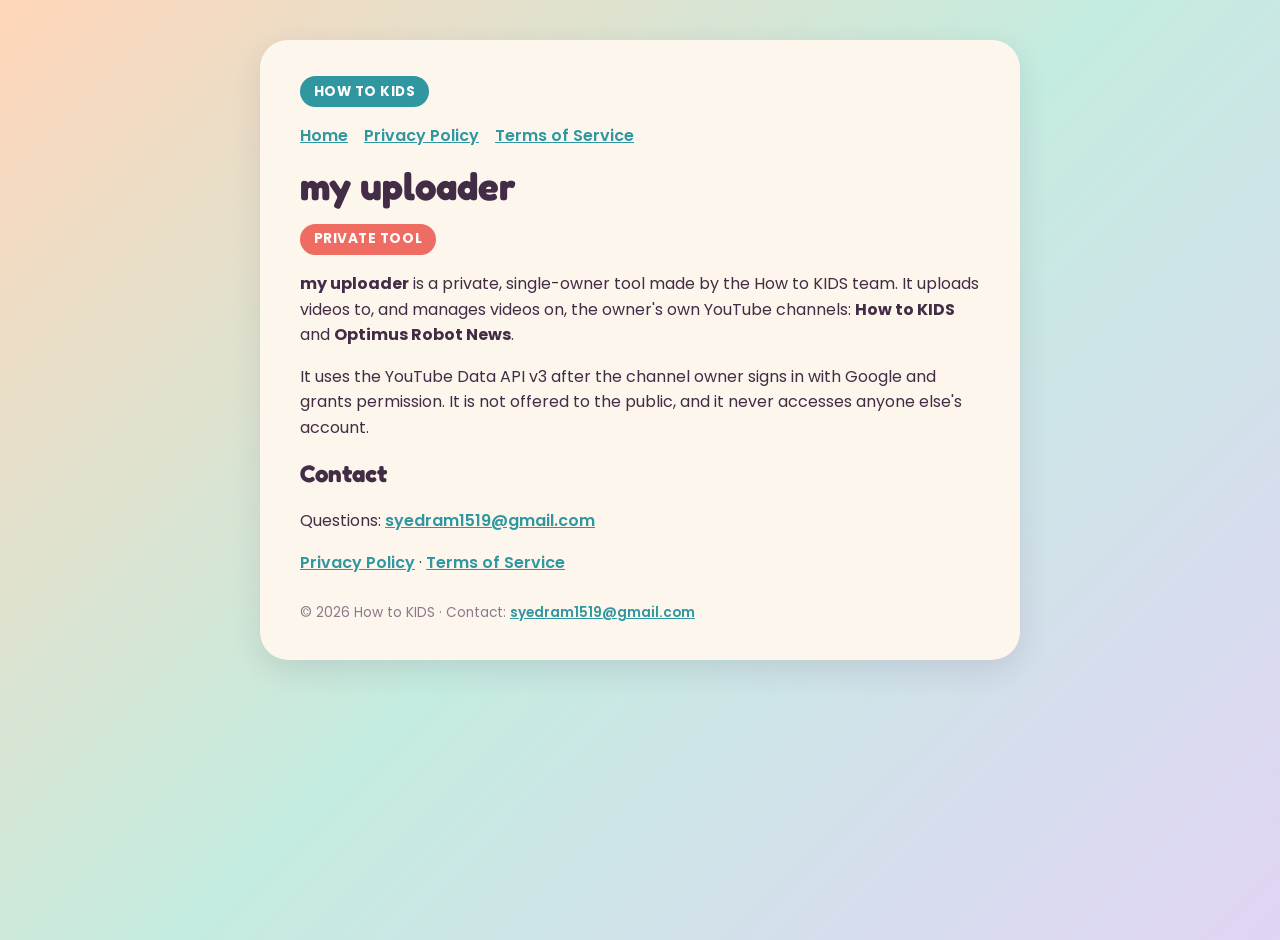
<file: index.html>
<!doctype html><html lang="en"><head><meta charset="utf-8"><meta name="viewport" content="width=device-width,initial-scale=1">
<meta name="google-site-verification" content="mEAulWsclGgNlDBiVhsAZ_HokltKxpitxC1w1E5TMuY" />
<title>my uploader – How to KIDS</title><link rel="stylesheet" href="style.css"></head><body><main>
<span class="tag">HOW TO KIDS</span>
<nav style="margin-top:1em"><a href="index.html">Home</a><a href="privacy.html">Privacy Policy</a><a href="terms.html">Terms of Service</a></nav>
<h1>my uploader</h1><span class="pill">PRIVATE TOOL</span>
<p><strong>my uploader</strong> is a private, single-owner tool made by the How to KIDS team. It uploads videos to, and manages videos on, the owner's own YouTube channels: <strong>How to KIDS</strong> and <strong>Optimus Robot News</strong>.</p>
<p>It uses the YouTube Data API v3 after the channel owner signs in with Google and grants permission. It is not offered to the public, and it never accesses anyone else's account.</p>
<h2>Contact</h2><p>Questions: <a href="mailto:syedram1519@gmail.com">syedram1519@gmail.com</a></p>
<p><a href="privacy.html">Privacy Policy</a> · <a href="terms.html">Terms of Service</a></p>
<footer>© 2026 How to KIDS · Contact: <a href="mailto:syedram1519@gmail.com">syedram1519@gmail.com</a></footer></main></body></html>
</file>
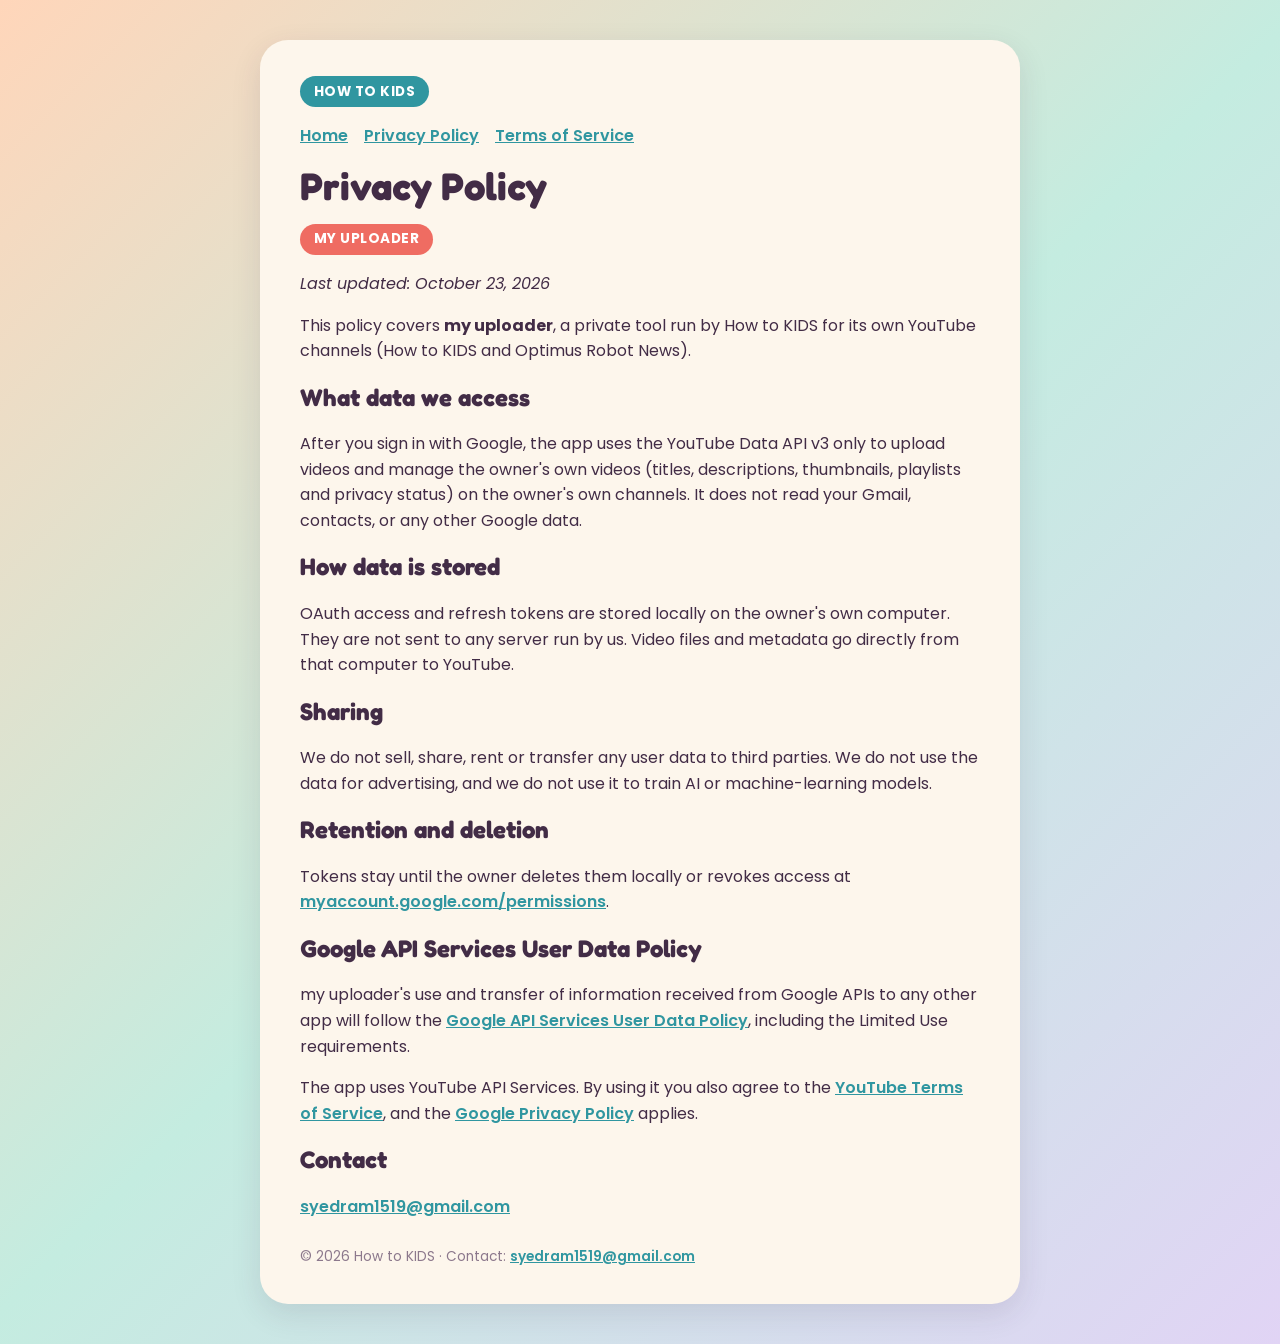
<file: privacy.html>
<!doctype html><html lang="en"><head><meta charset="utf-8"><meta name="viewport" content="width=device-width,initial-scale=1">
<!-- GOOGLE_SITE_VERIFICATION: replace this line with the meta tag from Search Console (URL-prefix property), e.g. <meta name="google-site-verification" content="XXXX"> -->
<title>Privacy Policy – my uploader</title><link rel="stylesheet" href="style.css"></head><body><main>
<span class="tag">HOW TO KIDS</span>
<nav style="margin-top:1em"><a href="index.html">Home</a><a href="privacy.html">Privacy Policy</a><a href="terms.html">Terms of Service</a></nav>
<h1>Privacy Policy</h1><span class="pill">MY UPLOADER</span><p><em>Last updated: October 23, 2026</em></p>
<p>This policy covers <strong>my uploader</strong>, a private tool run by How to KIDS for its own YouTube channels (How to KIDS and Optimus Robot News).</p>
<h2>What data we access</h2><p>After you sign in with Google, the app uses the YouTube Data API v3 only to upload videos and manage the owner's own videos (titles, descriptions, thumbnails, playlists and privacy status) on the owner's own channels. It does not read your Gmail, contacts, or any other Google data.</p>
<h2>How data is stored</h2><p>OAuth access and refresh tokens are stored locally on the owner's own computer. They are not sent to any server run by us. Video files and metadata go directly from that computer to YouTube.</p>
<h2>Sharing</h2><p>We do not sell, share, rent or transfer any user data to third parties. We do not use the data for advertising, and we do not use it to train AI or machine-learning models.</p>
<h2>Retention and deletion</h2><p>Tokens stay until the owner deletes them locally or revokes access at <a href="https://myaccount.google.com/permissions">myaccount.google.com/permissions</a>.</p>
<h2>Google API Services User Data Policy</h2><p>my uploader's use and transfer of information received from Google APIs to any other app will follow the <a href="https://developers.google.com/terms/api-services-user-data-policy">Google API Services User Data Policy</a>, including the Limited Use requirements.</p>
<p>The app uses YouTube API Services. By using it you also agree to the <a href="https://www.youtube.com/t/terms">YouTube Terms of Service</a>, and the <a href="https://policies.google.com/privacy">Google Privacy Policy</a> applies.</p>
<h2>Contact</h2><p><a href="mailto:syedram1519@gmail.com">syedram1519@gmail.com</a></p>
<footer>© 2026 How to KIDS · Contact: <a href="mailto:syedram1519@gmail.com">syedram1519@gmail.com</a></footer></main></body></html>
</file>
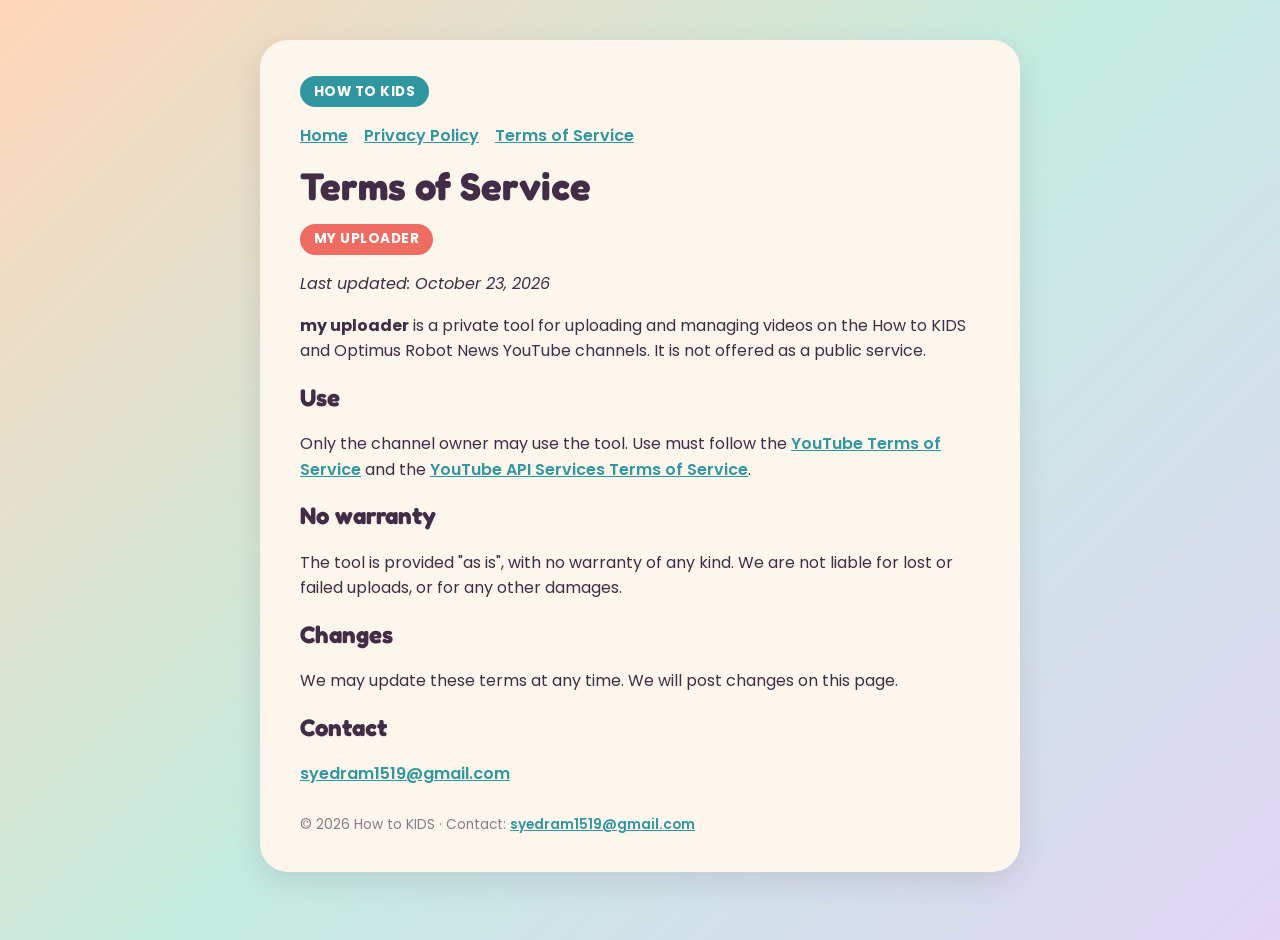
<file: terms.html>
<!doctype html><html lang="en"><head><meta charset="utf-8"><meta name="viewport" content="width=device-width,initial-scale=1">
<!-- GOOGLE_SITE_VERIFICATION: replace this line with the meta tag from Search Console (URL-prefix property), e.g. <meta name="google-site-verification" content="XXXX"> -->
<title>Terms of Service – my uploader</title><link rel="stylesheet" href="style.css"></head><body><main>
<span class="tag">HOW TO KIDS</span>
<nav style="margin-top:1em"><a href="index.html">Home</a><a href="privacy.html">Privacy Policy</a><a href="terms.html">Terms of Service</a></nav>
<h1>Terms of Service</h1><span class="pill">MY UPLOADER</span><p><em>Last updated: October 23, 2026</em></p>
<p><strong>my uploader</strong> is a private tool for uploading and managing videos on the How to KIDS and Optimus Robot News YouTube channels. It is not offered as a public service.</p>
<h2>Use</h2><p>Only the channel owner may use the tool. Use must follow the <a href="https://www.youtube.com/t/terms">YouTube Terms of Service</a> and the <a href="https://developers.google.com/youtube/terms/api-services-terms-of-service">YouTube API Services Terms of Service</a>.</p>
<h2>No warranty</h2><p>The tool is provided "as is", with no warranty of any kind. We are not liable for lost or failed uploads, or for any other damages.</p>
<h2>Changes</h2><p>We may update these terms at any time. We will post changes on this page.</p>
<h2>Contact</h2><p><a href="mailto:syedram1519@gmail.com">syedram1519@gmail.com</a></p>
<footer>© 2026 How to KIDS · Contact: <a href="mailto:syedram1519@gmail.com">syedram1519@gmail.com</a></footer></main></body></html>
</file>
<file: style.css>
@import url('https://fonts.googleapis.com/css2?family=Fredoka:wght@500;700&family=Poppins:wght@400;600;700&display=swap');
:root{--cream:#FDF6EC;--coral:#EF6C62;--teal:#3096A0;--plum:#422C46;--peach:#FFD6BA;--mint:#C4ECE0;--lilac:#E1D4F5}
*{box-sizing:border-box}body{margin:0;font-family:Poppins,sans-serif;color:var(--plum);line-height:1.6;min-height:100vh;background:linear-gradient(135deg,var(--peach),var(--mint) 50%,var(--lilac))}
main{max-width:760px;margin:40px auto;padding:36px 40px;background:var(--cream);border-radius:28px;box-shadow:0 10px 30px rgba(66,44,70,.12)}
h1,h2{font-family:Fredoka,sans-serif;font-weight:700;color:var(--plum);line-height:1.15}h1{font-size:2.4rem;margin:.4em 0}
.tag,.pill{display:inline-block;padding:.35em 1em;border-radius:999px;color:#fff;font-weight:700;font-size:.85rem;letter-spacing:.04em}
.tag{background:var(--teal)}.pill{background:var(--coral)}a{color:var(--teal);font-weight:600}
nav a{margin-right:1em}footer{margin-top:2em;font-size:.85rem;color:#8c788c}
</file>
